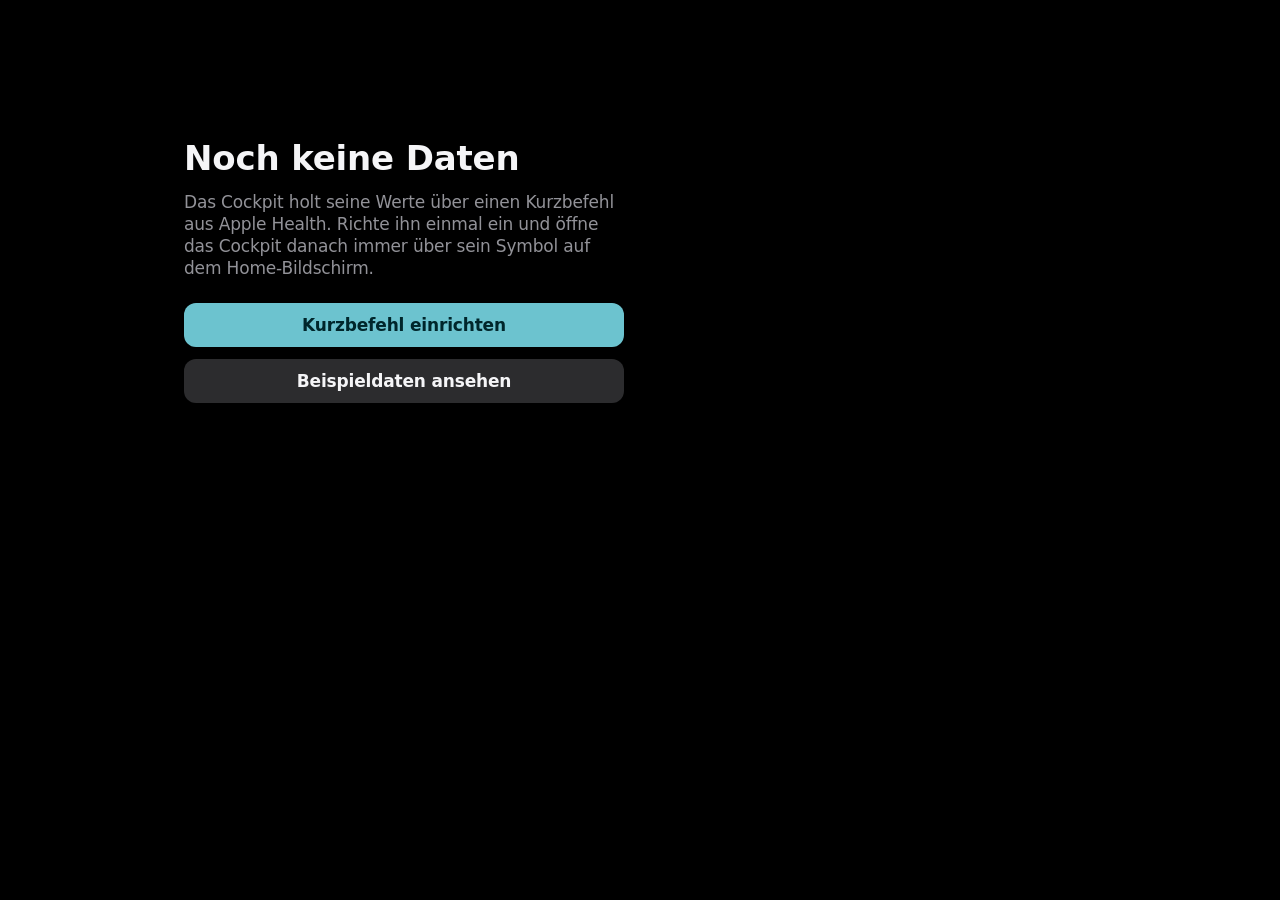
<file: index.html>
<!DOCTYPE html>
<html lang="de" data-theme="dark">
<head>
  <meta charset="utf-8">
  <meta name="viewport" content="width=device-width, initial-scale=1, viewport-fit=cover">
  <meta name="theme-color" content="#000000">
  <meta name="color-scheme" content="dark light">
  <meta name="referrer" content="no-referrer">
  <meta name="apple-mobile-web-app-title" content="Cockpit">
  <title>Cockpit</title>
  <link rel="icon" href="data:image/svg+xml,%3Csvg xmlns='http://www.w3.org/2000/svg' viewBox='0 0 64 64'%3E%3Crect width='64' height='64' rx='14' fill='%23000'/%3E%3Ccircle cx='32' cy='32' r='18' fill='none' stroke='%236cc3cf' stroke-width='7' stroke-dasharray='85 200' stroke-linecap='round' transform='rotate(-90 32 32)'/%3E%3C/svg%3E">
  <link rel="stylesheet" href="styles.css">
</head>
<body>
  <nav class="tabs" aria-label="Bereiche" hidden>
    <button data-tab="today"><svg viewBox="0 0 24 24" aria-hidden="true"><circle cx="12" cy="12" r="8.5"/><path d="M12 7.5V12l3 2"/></svg>Heute</button>
    <button data-tab="trends"><svg viewBox="0 0 24 24" aria-hidden="true"><path d="M3.5 18.5h17"/><path d="M5 15l4.5-5 3.5 3 6-7"/></svg>Verlauf</button>
    <button data-tab="streaks"><svg viewBox="0 0 24 24" aria-hidden="true"><rect x="4" y="4" width="4.5" height="4.5" rx="1.2"/><rect x="9.75" y="4" width="4.5" height="4.5" rx="1.2"/><rect x="15.5" y="4" width="4.5" height="4.5" rx="1.2"/><rect x="4" y="9.75" width="4.5" height="4.5" rx="1.2"/><rect x="9.75" y="9.75" width="4.5" height="4.5" rx="1.2"/><rect x="4" y="15.5" width="4.5" height="4.5" rx="1.2"/></svg>Serien</button>
    <button data-tab="week"><svg viewBox="0 0 24 24" aria-hidden="true"><rect x="3.5" y="5" width="17" height="15" rx="3"/><path d="M3.5 9.5h17M8 3v4M16 3v4"/></svg>Woche</button>
    <button data-tab="settings"><svg viewBox="0 0 24 24" aria-hidden="true"><path d="M4 7h10M18 7h2M4 17h2M10 17h10"/><circle cx="16" cy="7" r="2"/><circle cx="8" cy="17" r="2"/></svg>Einstellungen</button>
  </nav>
  <div class="topbar" aria-hidden="true"></div>
  <div class="shell">
    <main id="app"></main>
  </div>
  <script type="module" src="src/app.js"></script>
</body>
</html>
</file>
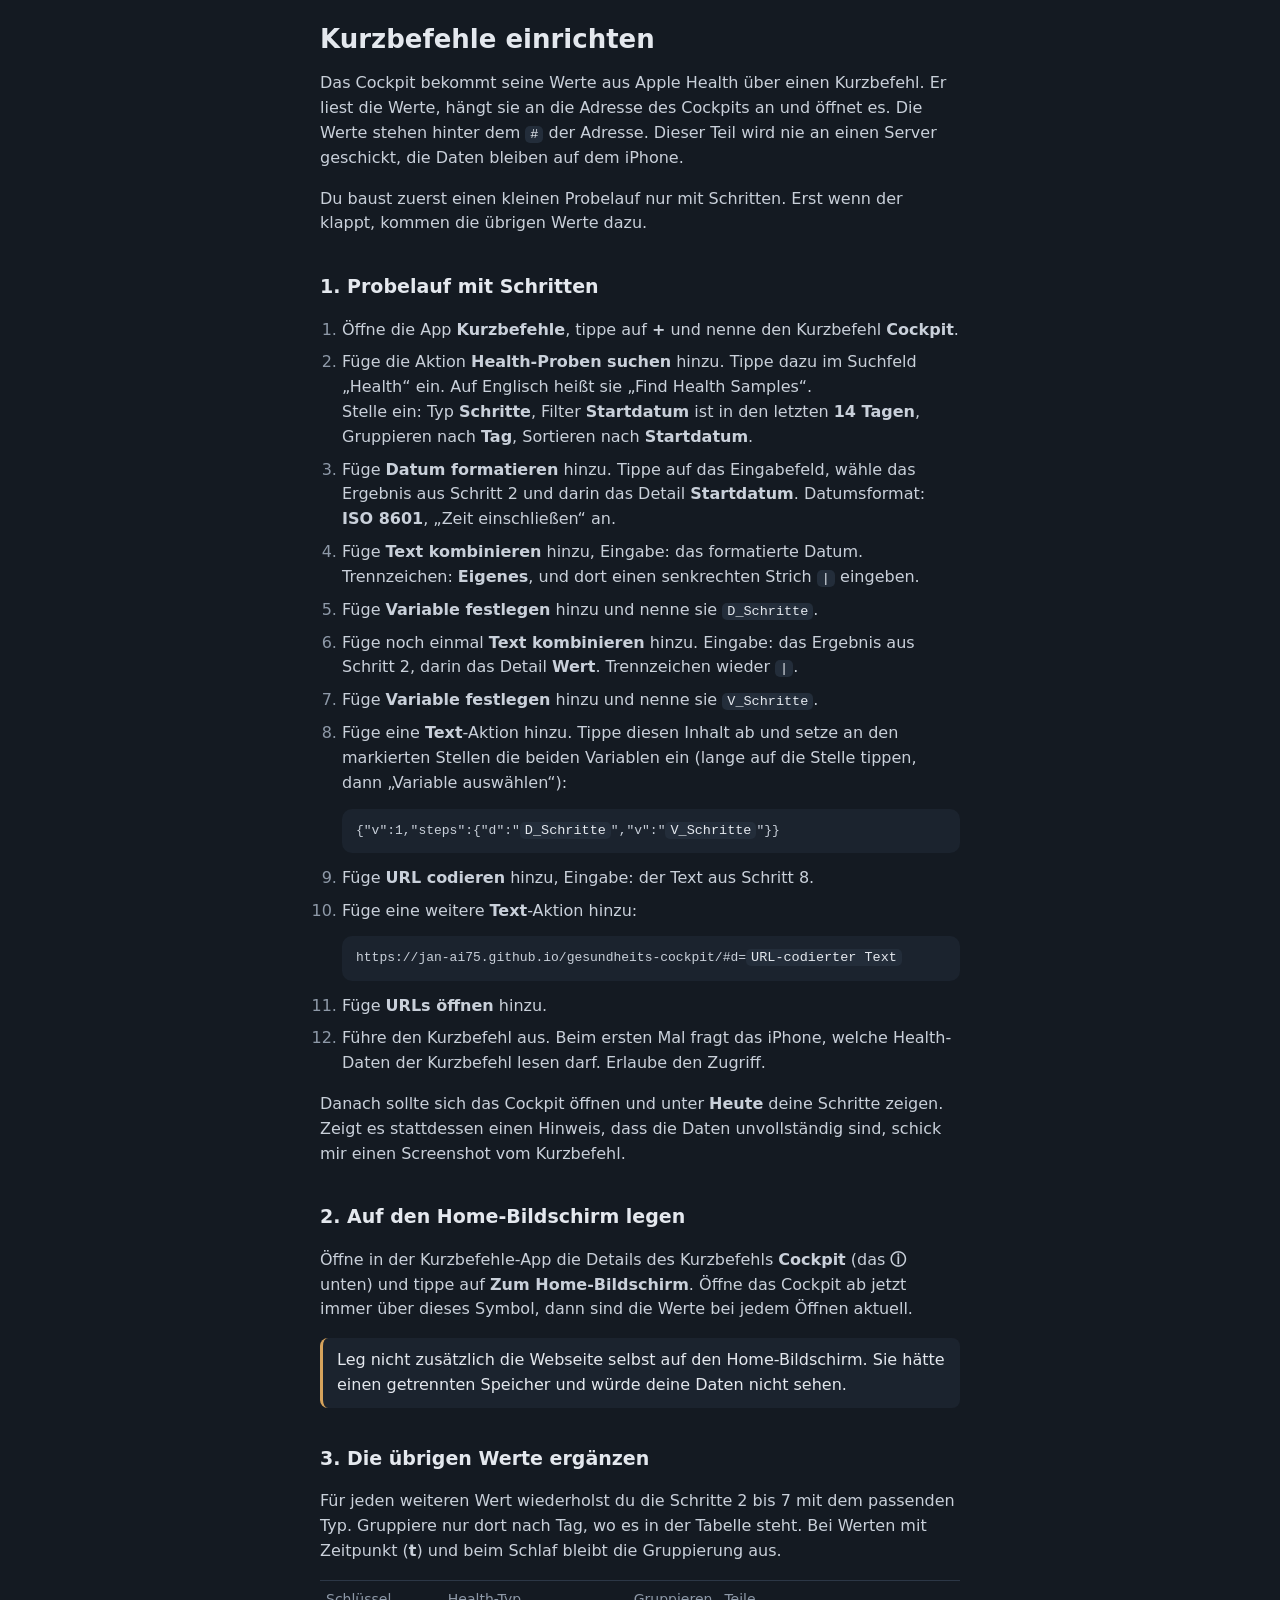
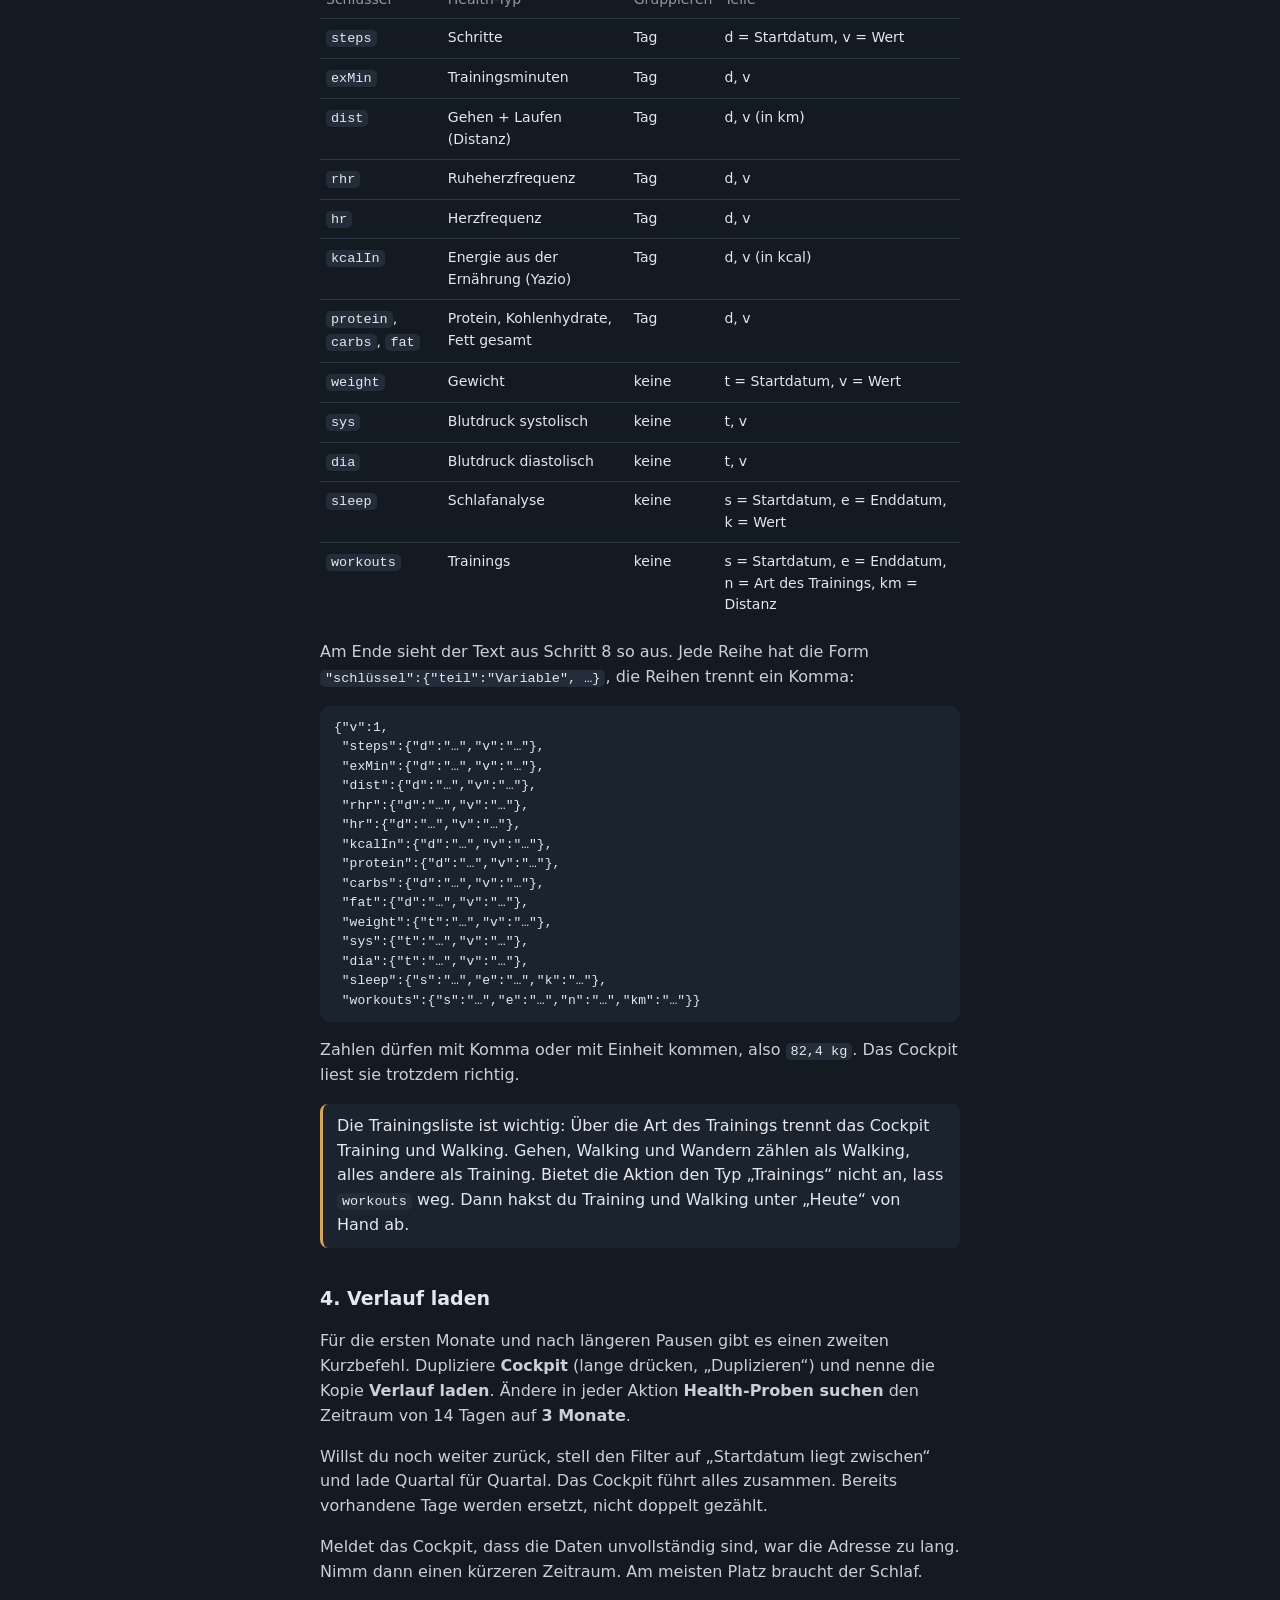
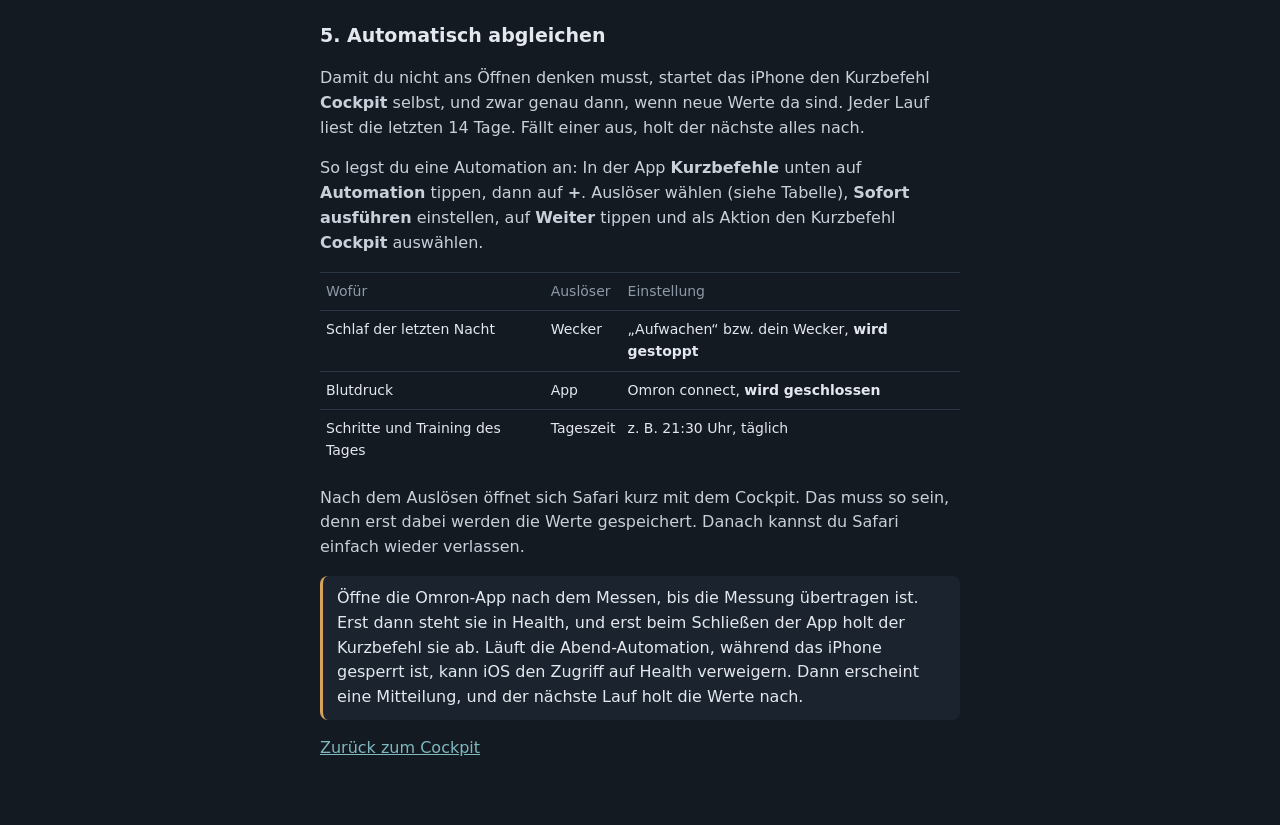
<file: docs/kurzbefehl-anleitung.html>
<!DOCTYPE html>
<html lang="de">
<head>
<meta charset="utf-8">
<meta name="viewport" content="width=device-width, initial-scale=1, viewport-fit=cover">
<meta name="color-scheme" content="dark">
<title>Kurzbefehle einrichten</title>
<style>
  body { margin: 0; background: #141a22; color: #e4e8ee; font: 16px/1.55 -apple-system, BlinkMacSystemFont, "SF Pro Text", system-ui, sans-serif; }
  main { max-width: 640px; margin: 0 auto; padding: calc(env(safe-area-inset-top) + 24px) 20px 60px; }
  h1 { font-size: 26px; line-height: 1.2; margin: 0 0 8px; }
  h2 { font-size: 19px; margin: 36px 0 8px; }
  p, li { color: #c9d0da; }
  ol { padding-left: 22px; }
  li { margin: 8px 0; }
  li::marker { color: #8e99a8; }
  code, .v { font-family: ui-monospace, "SF Mono", Menlo, monospace; font-size: 13.5px; background: #232d3a; padding: 1px 5px; border-radius: 5px; color: #e4e8ee; }
  pre { background: #1b232e; border-radius: 10px; padding: 12px 14px; overflow-x: auto; font-size: 13px; line-height: 1.5; }
  .note { background: #1b232e; border-left: 3px solid #d6a35c; border-radius: 8px; padding: 10px 14px; margin: 16px 0; }
  table { width: 100%; border-collapse: collapse; font-size: 14px; margin: 12px 0; }
  th, td { text-align: left; padding: 8px 6px; border-top: 1px solid #2c3746; vertical-align: top; }
  th { color: #8e99a8; font-weight: 500; }
  a { color: #7fb8bf; }
</style>
</head>
<body>
<main>
<h1>Kurzbefehle einrichten</h1>
<p>Das Cockpit bekommt seine Werte aus Apple Health über einen Kurzbefehl. Er liest die Werte, hängt sie an die Adresse des Cockpits an und öffnet es. Die Werte stehen hinter dem <code>#</code> der Adresse. Dieser Teil wird nie an einen Server geschickt, die Daten bleiben auf dem iPhone.</p>
<p>Du baust zuerst einen kleinen Probelauf nur mit Schritten. Erst wenn der klappt, kommen die übrigen Werte dazu.</p>

<h2>1. Probelauf mit Schritten</h2>
<ol>
  <li>Öffne die App <b>Kurzbefehle</b>, tippe auf <b>+</b> und nenne den Kurzbefehl <b>Cockpit</b>.</li>
  <li>Füge die Aktion <b>Health-Proben suchen</b> hinzu. Tippe dazu im Suchfeld „Health“ ein. Auf Englisch heißt sie „Find Health Samples“.<br>
    Stelle ein: Typ <b>Schritte</b>, Filter <b>Startdatum</b> ist in den letzten <b>14 Tagen</b>, Gruppieren nach <b>Tag</b>, Sortieren nach <b>Startdatum</b>.</li>
  <li>Füge <b>Datum formatieren</b> hinzu. Tippe auf das Eingabefeld, wähle das Ergebnis aus Schritt 2 und darin das Detail <b>Startdatum</b>. Datumsformat: <b>ISO 8601</b>, „Zeit einschließen“ an.</li>
  <li>Füge <b>Text kombinieren</b> hinzu, Eingabe: das formatierte Datum. Trennzeichen: <b>Eigenes</b>, und dort einen senkrechten Strich <code>|</code> eingeben.</li>
  <li>Füge <b>Variable festlegen</b> hinzu und nenne sie <span class="v">D_Schritte</span>.</li>
  <li>Füge noch einmal <b>Text kombinieren</b> hinzu. Eingabe: das Ergebnis aus Schritt 2, darin das Detail <b>Wert</b>. Trennzeichen wieder <code>|</code>.</li>
  <li>Füge <b>Variable festlegen</b> hinzu und nenne sie <span class="v">V_Schritte</span>.</li>
  <li>Füge eine <b>Text</b>-Aktion hinzu. Tippe diesen Inhalt ab und setze an den markierten Stellen die beiden Variablen ein (lange auf die Stelle tippen, dann „Variable auswählen“):
<pre>{"v":1,"steps":{"d":"<span class="v">D_Schritte</span>","v":"<span class="v">V_Schritte</span>"}}</pre></li>
  <li>Füge <b>URL codieren</b> hinzu, Eingabe: der Text aus Schritt 8.</li>
  <li>Füge eine weitere <b>Text</b>-Aktion hinzu:
<pre>https://jan-ai75.github.io/gesundheits-cockpit/#d=<span class="v">URL-codierter Text</span></pre></li>
  <li>Füge <b>URLs öffnen</b> hinzu.</li>
  <li>Führe den Kurzbefehl aus. Beim ersten Mal fragt das iPhone, welche Health-Daten der Kurzbefehl lesen darf. Erlaube den Zugriff.</li>
</ol>
<p>Danach sollte sich das Cockpit öffnen und unter <b>Heute</b> deine Schritte zeigen. Zeigt es stattdessen einen Hinweis, dass die Daten unvollständig sind, schick mir einen Screenshot vom Kurzbefehl.</p>

<h2>2. Auf den Home-Bildschirm legen</h2>
<p>Öffne in der Kurzbefehle-App die Details des Kurzbefehls <b>Cockpit</b> (das <b>ⓘ</b> unten) und tippe auf <b>Zum Home-Bildschirm</b>. Öffne das Cockpit ab jetzt immer über dieses Symbol, dann sind die Werte bei jedem Öffnen aktuell.</p>
<div class="note">Leg nicht zusätzlich die Webseite selbst auf den Home-Bildschirm. Sie hätte einen getrennten Speicher und würde deine Daten nicht sehen.</div>

<h2>3. Die übrigen Werte ergänzen</h2>
<p>Für jeden weiteren Wert wiederholst du die Schritte 2 bis 7 mit dem passenden Typ. Gruppiere nur dort nach Tag, wo es in der Tabelle steht. Bei Werten mit Zeitpunkt (<b>t</b>) und beim Schlaf bleibt die Gruppierung aus.</p>
<table>
  <thead><tr><th>Schlüssel</th><th>Health-Typ</th><th>Gruppieren</th><th>Teile</th></tr></thead>
  <tbody>
    <tr><td><code>steps</code></td><td>Schritte</td><td>Tag</td><td>d = Startdatum, v = Wert</td></tr>
    <tr><td><code>exMin</code></td><td>Trainingsminuten</td><td>Tag</td><td>d, v</td></tr>
    <tr><td><code>dist</code></td><td>Gehen + Laufen (Distanz)</td><td>Tag</td><td>d, v (in km)</td></tr>
    <tr><td><code>rhr</code></td><td>Ruheherzfrequenz</td><td>Tag</td><td>d, v</td></tr>
    <tr><td><code>hr</code></td><td>Herzfrequenz</td><td>Tag</td><td>d, v</td></tr>
    <tr><td><code>kcalIn</code></td><td>Energie aus der Ernährung (Yazio)</td><td>Tag</td><td>d, v (in kcal)</td></tr>
    <tr><td><code>protein</code>, <code>carbs</code>, <code>fat</code></td><td>Protein, Kohlenhydrate, Fett gesamt</td><td>Tag</td><td>d, v</td></tr>
    <tr><td><code>weight</code></td><td>Gewicht</td><td>keine</td><td>t = Startdatum, v = Wert</td></tr>
    <tr><td><code>sys</code></td><td>Blutdruck systolisch</td><td>keine</td><td>t, v</td></tr>
    <tr><td><code>dia</code></td><td>Blutdruck diastolisch</td><td>keine</td><td>t, v</td></tr>
    <tr><td><code>sleep</code></td><td>Schlafanalyse</td><td>keine</td><td>s = Startdatum, e = Enddatum, k = Wert</td></tr>
    <tr><td><code>workouts</code></td><td>Trainings</td><td>keine</td><td>s = Startdatum, e = Enddatum, n = Art des Trainings, km = Distanz</td></tr>
  </tbody>
</table>
<p>Am Ende sieht der Text aus Schritt 8 so aus. Jede Reihe hat die Form <code>"schlüssel":{"teil":"Variable", …}</code>, die Reihen trennt ein Komma:</p>
<pre>{"v":1,
 "steps":{"d":"…","v":"…"},
 "exMin":{"d":"…","v":"…"},
 "dist":{"d":"…","v":"…"},
 "rhr":{"d":"…","v":"…"},
 "hr":{"d":"…","v":"…"},
 "kcalIn":{"d":"…","v":"…"},
 "protein":{"d":"…","v":"…"},
 "carbs":{"d":"…","v":"…"},
 "fat":{"d":"…","v":"…"},
 "weight":{"t":"…","v":"…"},
 "sys":{"t":"…","v":"…"},
 "dia":{"t":"…","v":"…"},
 "sleep":{"s":"…","e":"…","k":"…"},
 "workouts":{"s":"…","e":"…","n":"…","km":"…"}}</pre>
<p>Zahlen dürfen mit Komma oder mit Einheit kommen, also <code>82,4 kg</code>. Das Cockpit liest sie trotzdem richtig.</p>
<div class="note">Die Trainingsliste ist wichtig: Über die Art des Trainings trennt das Cockpit Training und Walking. Gehen, Walking und Wandern zählen als Walking, alles andere als Training. Bietet die Aktion den Typ „Trainings“ nicht an, lass <code>workouts</code> weg. Dann hakst du Training und Walking unter „Heute“ von Hand ab.</div>

<h2>4. Verlauf laden</h2>
<p>Für die ersten Monate und nach längeren Pausen gibt es einen zweiten Kurzbefehl. Dupliziere <b>Cockpit</b> (lange drücken, „Duplizieren“) und nenne die Kopie <b>Verlauf laden</b>. Ändere in jeder Aktion <b>Health-Proben suchen</b> den Zeitraum von 14 Tagen auf <b>3 Monate</b>.</p>
<p>Willst du noch weiter zurück, stell den Filter auf „Startdatum liegt zwischen“ und lade Quartal für Quartal. Das Cockpit führt alles zusammen. Bereits vorhandene Tage werden ersetzt, nicht doppelt gezählt.</p>
<p>Meldet das Cockpit, dass die Daten unvollständig sind, war die Adresse zu lang. Nimm dann einen kürzeren Zeitraum. Am meisten Platz braucht der Schlaf.</p>

<h2>5. Automatisch abgleichen</h2>
<p>Damit du nicht ans Öffnen denken musst, startet das iPhone den Kurzbefehl <b>Cockpit</b> selbst, und zwar genau dann, wenn neue Werte da sind. Jeder Lauf liest die letzten 14 Tage. Fällt einer aus, holt der nächste alles nach.</p>
<p>So legst du eine Automation an: In der App <b>Kurzbefehle</b> unten auf <b>Automation</b> tippen, dann auf <b>+</b>. Auslöser wählen (siehe Tabelle), <b>Sofort ausführen</b> einstellen, auf <b>Weiter</b> tippen und als Aktion den Kurzbefehl <b>Cockpit</b> auswählen.</p>
<table>
  <tr><th>Wofür</th><th>Auslöser</th><th>Einstellung</th></tr>
  <tr><td>Schlaf der letzten Nacht</td><td>Wecker</td><td>„Aufwachen“ bzw. dein Wecker, <b>wird gestoppt</b></td></tr>
  <tr><td>Blutdruck</td><td>App</td><td>Omron connect, <b>wird geschlossen</b></td></tr>
  <tr><td>Schritte und Training des Tages</td><td>Tageszeit</td><td>z. B. 21:30 Uhr, täglich</td></tr>
</table>
<p>Nach dem Auslösen öffnet sich Safari kurz mit dem Cockpit. Das muss so sein, denn erst dabei werden die Werte gespeichert. Danach kannst du Safari einfach wieder verlassen.</p>
<div class="note">Öffne die Omron-App nach dem Messen, bis die Messung übertragen ist. Erst dann steht sie in Health, und erst beim Schließen der App holt der Kurzbefehl sie ab. Läuft die Abend-Automation, während das iPhone gesperrt ist, kann iOS den Zugriff auf Health verweigern. Dann erscheint eine Mitteilung, und der nächste Lauf holt die Werte nach.</div>

<p><a href="../index.html">Zurück zum Cockpit</a></p>
</main>
</body>
</html>
</file>
<file: styles.css>
/* Gesundheits-Cockpit – Design-System siehe DESIGN.md */

:root, [data-theme="dark"] {
  --bg: #000000;
  --surface: #1c1c1e;
  --surface-2: #2c2c2e;
  --separator: rgba(84, 84, 88, 0.55);
  --label: #f5f5f7;
  --label-2: rgba(235, 235, 245, 0.62);
  --label-3: rgba(235, 235, 245, 0.36);
  --accent: #6cc3cf;
  --on-accent: #00262b;
  --open: #f2b35b;
  --alert: #ff7a70;
  --bar-bg: rgba(22, 22, 24, 0.78);
  --shadow: none;
  color-scheme: dark;
}
[data-theme="light"] {
  --bg: #f2f2f7;
  --surface: #ffffff;
  --surface-2: #e9e9ee;
  --separator: rgba(60, 60, 67, 0.18);
  --label: #1d1d1f;
  --label-2: rgba(60, 60, 67, 0.66);
  --label-3: rgba(60, 60, 67, 0.42);
  --accent: #16808f;
  --on-accent: #ffffff;
  --open: #b26f12;
  --alert: #c9372c;
  --bar-bg: rgba(249, 249, 251, 0.8);
  --shadow: 0 1px 2px rgba(0, 0, 0, 0.04), 0 6px 20px rgba(0, 0, 0, 0.04);
  color-scheme: light;
}
@media (prefers-color-scheme: light) {
  [data-theme="auto"] {
    --bg: #f2f2f7;
    --surface: #ffffff;
    --surface-2: #e9e9ee;
    --separator: rgba(60, 60, 67, 0.18);
    --label: #1d1d1f;
    --label-2: rgba(60, 60, 67, 0.66);
    --label-3: rgba(60, 60, 67, 0.42);
    --accent: #16808f;
    --on-accent: #ffffff;
    --open: #b26f12;
    --alert: #c9372c;
    --bar-bg: rgba(249, 249, 251, 0.8);
    --shadow: 0 1px 2px rgba(0, 0, 0, 0.04), 0 6px 20px rgba(0, 0, 0, 0.04);
    color-scheme: light;
  }
}

:root {
  --font: -apple-system, BlinkMacSystemFont, "SF Pro Text", "Segoe UI", system-ui, sans-serif;
  --rounded: ui-rounded, "SF Pro Rounded", -apple-system, system-ui, sans-serif;
  --r-field: 8px;
  --r-group: 12px;
  --r-card: 16px;
  --gutter: 16px;
  --ease: cubic-bezier(0.2, 0.8, 0.2, 1);
  --tabbar-h: 56px;
}

* { box-sizing: border-box; }
html { -webkit-text-size-adjust: 100%; -webkit-tap-highlight-color: transparent; }
body {
  margin: 0;
  background: var(--bg);
  color: var(--label);
  font: 17px/22px var(--font);
  letter-spacing: -0.01em;
  font-variant-numeric: tabular-nums;
  -webkit-font-smoothing: antialiased;
  transition: background-color 0.25s var(--ease);
}
a { color: var(--accent); text-decoration: none; }
button, input, select { font: inherit; color: inherit; letter-spacing: inherit; }
button { -webkit-user-select: none; user-select: none; }
:focus-visible { outline: 2px solid var(--accent); outline-offset: 2px; border-radius: 6px; }
.sr-only { position: absolute; width: 1px; height: 1px; overflow: hidden; clip: rect(0 0 0 0); white-space: nowrap; }

/* ---------- Gerüst ---------- */

.shell { min-height: 100dvh; }
main {
  max-width: 600px;
  margin: 0 auto;
  padding: calc(env(safe-area-inset-top) + 12px) var(--gutter) calc(env(safe-area-inset-bottom) + var(--tabbar-h) + 32px);
}
.view { animation: viewIn 0.26s var(--ease); }
main.static .view, main.static .progress span { animation: none; }
@keyframes viewIn { from { opacity: 0; transform: translateY(6px); } to { opacity: 1; transform: none; } }

/* Kompakte Titelleiste, erscheint beim Scrollen */
.topbar {
  position: fixed; inset: 0 0 auto 0; z-index: 20;
  padding: calc(env(safe-area-inset-top) + 10px) 16px 10px;
  text-align: center; font-weight: 600; font-size: 17px;
  background: var(--bar-bg);
  -webkit-backdrop-filter: saturate(180%) blur(20px); backdrop-filter: saturate(180%) blur(20px);
  border-bottom: 0.5px solid var(--separator);
  opacity: 0; transform: translateY(-4px); pointer-events: none;
  transition: opacity 0.2s var(--ease), transform 0.2s var(--ease);
}
.topbar.show { opacity: 1; transform: none; }

/* Seitentitel */
.page-head { display: flex; align-items: flex-end; justify-content: space-between; gap: 16px; margin: 32px 0 20px; }
.page-head h1 { font-size: 34px; line-height: 41px; font-weight: 700; letter-spacing: 0.01em; margin: 0; }
.page-head .sub { margin: 2px 0 0; color: var(--label-2); font-size: 15px; line-height: 20px; }

.section-title { font-size: 22px; line-height: 28px; font-weight: 700; margin: 32px 0 12px; }
.today-grid > section:first-child .section-title { margin-top: 0; }

/* Ring für „Ziele heute“ */
.ring { position: relative; width: 56px; height: 56px; flex: none; }
.ring svg { width: 100%; height: 100%; transform: rotate(-90deg); }
.ring .track { stroke: var(--surface-2); }
.ring .fill { stroke: var(--accent); stroke-linecap: round; transition: stroke-dashoffset 0.9s var(--ease); }
.ring span { position: absolute; inset: 0; display: grid; place-items: center; font: 600 15px/1 var(--rounded); }

/* Gruppen */
.group {
  background: var(--surface); border-radius: var(--r-group); box-shadow: var(--shadow);
  overflow: hidden;
}
.group-footer { color: var(--label-2); font-size: 13px; line-height: 18px; margin: 8px 16px 0; }

/* Hinweise */
.banner {
  display: flex; gap: 12px; align-items: flex-start;
  background: var(--surface); border-radius: var(--r-group); box-shadow: var(--shadow);
  padding: 12px 16px; margin: 8px 0 0; font-size: 15px; line-height: 20px;
}
.banner::before { content: ""; flex: none; width: 8px; height: 8px; border-radius: 50%; background: var(--accent); margin-top: 6px; }
.banner.warn::before { background: var(--open); }

/* ---------- Gewohnheiten ---------- */

.habits { list-style: none; margin: 0; padding: 0; }
.habit { display: flex; gap: 16px; align-items: center; padding: 16px; position: relative; }
.habit + .habit::before { content: ""; position: absolute; top: 0; left: 16px; right: 0; border-top: 0.5px solid var(--separator); }
.habit-main { flex: 1; min-width: 0; }
.habit-head { display: flex; align-items: center; gap: 10px; min-height: 22px; }
.habit-name { font-weight: 600; }
.habit-status { color: var(--label-2); font-size: 15px; line-height: 20px; margin: 2px 0 12px; }

.strip { display: grid; grid-template-columns: repeat(14, 1fr); gap: 4px; max-width: 280px; }
.strip .cell { height: 8px; border-radius: 4px; background: var(--surface-2); }
.strip .cell.met { background: var(--accent); }
.strip .cell.miss { background: var(--surface-2); }
.strip .cell.none { background: transparent; box-shadow: inset 0 0 0 1px var(--surface-2); }
.strip .cell.open { background: transparent; box-shadow: inset 0 0 0 1.5px var(--open); }
.strip.week { grid-template-columns: repeat(7, 28px); gap: 6px; }
.strip.week .cell { height: 28px; border-radius: 50%; display: grid; place-items: center; }
.strip.week .cell i { font: 600 11px/1 var(--font); font-style: normal; color: var(--label-2); }
.strip.week .cell.met i { color: var(--on-accent); }
.strip.week .cell.future { background: transparent; box-shadow: inset 0 0 0 1px var(--surface-2); }
.strip.week .cell.future i { color: var(--label-3); }

.streak { min-width: 68px; display: flex; flex-direction: column; align-items: flex-end; text-align: right; }
.streak-n { font: 300 40px/40px var(--rounded); letter-spacing: -0.02em; }
.habit.done .streak-n { color: var(--accent); }
.streak-u { font-size: 13px; line-height: 18px; color: var(--label-2); }
.streak-best { font-size: 11px; line-height: 13px; font-weight: 500; color: var(--label-2); }

.check {
  flex: none; width: 28px; height: 28px; margin: -3px 0; padding: 0; border-radius: 50%;
  border: 1.5px solid var(--label-3); background: transparent; color: transparent;
  display: grid; place-items: center; cursor: pointer; position: relative;
  transition: background-color 0.2s var(--ease), border-color 0.2s var(--ease), transform 0.2s var(--ease);
}
.check::after { content: ""; position: absolute; inset: -8px; } /* 44er Touch-Fläche */
.check svg { width: 14px; height: 14px; stroke: currentColor; stroke-width: 2.6; fill: none; }
.check.on { background: var(--accent); border-color: var(--accent); color: var(--on-accent); }
.check.on svg { animation: pop 0.28s var(--ease); }
@keyframes pop { 0% { transform: scale(0.4); } 70% { transform: scale(1.15); } 100% { transform: scale(1); } }

/* ---------- Werte ---------- */

.stats { display: grid; grid-template-columns: 1fr 1fr; gap: 12px; }
.stat {
  display: flex; flex-direction: column; text-align: left; border: 0; cursor: pointer;
  background: var(--surface); border-radius: var(--r-card); box-shadow: var(--shadow);
  padding: 14px 16px 14px; min-height: 116px; position: relative;
}
.stat-label { font-size: 15px; line-height: 20px; color: var(--label-2); display: flex; justify-content: space-between; align-items: center; }
.stat-label svg { width: 8px; height: 13px; stroke: var(--label-3); stroke-width: 2; fill: none; }
.stat-value { font: 600 28px/32px var(--rounded); margin: 6px 0 2px; letter-spacing: -0.01em; }
.stat-value small { font: 500 15px/1 var(--font); color: var(--label-2); margin-left: 2px; letter-spacing: 0; }
.stat-sub { font-size: 13px; line-height: 18px; color: var(--label-2); margin-top: auto; }
.stat.warn .stat-value { color: var(--alert); }
.stat.is-empty .stat-value { color: var(--label-3); }
.progress { height: 4px; background: var(--surface-2); border-radius: 2px; margin: 8px 0; overflow: hidden; }
.progress span { display: block; height: 100%; border-radius: 2px; background: var(--open); transform-origin: left; animation: grow 0.8s var(--ease) both; }
.progress span.met { background: var(--accent); }
@keyframes grow { from { transform: scaleX(0); } to { transform: scaleX(1); } }
.sync { color: var(--label-2); font-size: 13px; line-height: 18px; text-align: center; margin: 32px 0 0; }

/* ---------- Segmente ---------- */

.chips { display: flex; gap: 8px; overflow-x: auto; scrollbar-width: none; margin: 0 calc(var(--gutter) * -1) 12px; padding: 0 var(--gutter); scroll-snap-type: x proximity; }
.chips::-webkit-scrollbar { display: none; }
.chips button {
  flex: none; border: 0; cursor: pointer; scroll-snap-align: start;
  background: var(--surface); color: var(--label); box-shadow: var(--shadow);
  padding: 0 16px; height: 36px; border-radius: 18px; font-size: 15px;
  transition: background-color 0.2s var(--ease), color 0.2s var(--ease);
}
.chips button[aria-selected="true"] { background: var(--label); color: var(--bg); font-weight: 600; }

.segmented {
  position: relative; display: grid; grid-template-columns: repeat(var(--n), 1fr);
  background: var(--surface-2); border-radius: 9px; padding: 2px; height: 36px;
}
.segmented::before {
  content: ""; position: absolute; top: 2px; bottom: 2px; left: 2px;
  width: calc((100% - 4px) / var(--n)); transform: translateX(calc(100% * var(--i)));
  background: var(--surface); border-radius: 7px; box-shadow: 0 1px 3px rgba(0, 0, 0, 0.16), 0 0 0 0.5px rgba(0, 0, 0, 0.04);
  transition: transform 0.26s var(--ease);
}
[data-theme="dark"] .segmented::before { background: #636366; }
@media (prefers-color-scheme: dark) { [data-theme="auto"] .segmented::before { background: #636366; } }
.segmented button { position: relative; border: 0; background: none; cursor: pointer; font-size: 13px; font-weight: 500; color: var(--label); border-radius: 7px; }
.segmented button[aria-selected="true"] { font-weight: 600; }

/* ---------- Diagramme ---------- */

.chart-card { background: var(--surface); border-radius: var(--r-card); box-shadow: var(--shadow); padding: 16px 12px 12px; margin: 16px 0 12px; }
.chart-card .headline { display: flex; align-items: baseline; gap: 8px; padding: 0 4px 8px; }
.chart-card .headline strong { font: 600 28px/32px var(--rounded); }
.chart-card .headline span { color: var(--label-2); font-size: 15px; }
.chart { width: 100%; height: auto; display: block; }
.chart .ax { fill: var(--label-2); font-size: 9px; font-family: var(--font); }
.chart .grid { stroke: var(--separator); stroke-width: 0.5; }
.chart .bar { fill: var(--surface-2); }
.chart .bar.met { fill: var(--accent); }
.chart .ref { stroke: var(--label-3); stroke-dasharray: 3 3; stroke-width: 1; }
.chart .ref.warn { stroke: var(--open); }
.chart .line { fill: none; stroke: var(--accent); stroke-width: 2; stroke-linejoin: round; stroke-linecap: round; }
.chart .line.dia { stroke: var(--label-2); }
.chart .dot { fill: var(--accent); }
.chart .dot.dia { fill: var(--label-2); }
.chart .dot.raw { fill: var(--label-3); }
.legend { display: flex; gap: 16px; padding: 8px 4px 0; font-size: 13px; color: var(--label-2); }
.key::before { content: ""; display: inline-block; width: 10px; height: 10px; border-radius: 50%; vertical-align: -1px; margin-right: 6px; background: var(--accent); }
.key.dia::before, .key.raw::before { background: var(--label-3); }

.facts { margin: 0; display: grid; grid-template-columns: repeat(2, 1fr); }
.facts div { padding: 12px 16px; position: relative; }
.facts div + div::before { content: ""; position: absolute; left: 0; top: 12px; bottom: 12px; border-left: 0.5px solid var(--separator); }
.facts dt { font-size: 13px; line-height: 18px; color: var(--label-2); }
.facts dd { margin: 2px 0 0; font: 600 17px/22px var(--rounded); }

/* ---------- Serien ---------- */

.series { list-style: none; margin: 0; padding: 0; display: grid; gap: 12px; }
.series li { background: var(--surface); border-radius: var(--r-card); box-shadow: var(--shadow); padding: 16px; }
.series-head { display: flex; justify-content: space-between; align-items: baseline; gap: 12px; margin-bottom: 12px; }
.series-n { font: 600 17px/22px var(--rounded); white-space: nowrap; }
.series-n small { font: 500 13px/1 var(--font); color: var(--label-2); margin-left: 8px; }
.heatmap { width: 100%; height: auto; display: block; }
.hm { fill: var(--surface-2); }
.hm.met { fill: var(--accent); }
.hm.none { fill: transparent; stroke: var(--surface-2); stroke-width: 0.8; }
.hm.future { fill: transparent; }
.series-note { margin: 12px 0 0; font-size: 13px; line-height: 18px; color: var(--label-2); }

/* ---------- Woche ---------- */

table { width: 100%; border-collapse: collapse; }
.group table th, .group table td { padding: 12px 16px; text-align: right; font-weight: 400; }
.group table th[scope="row"] { text-align: left; color: var(--label); }
.group thead th { font-size: 13px; line-height: 18px; color: var(--label-2); padding-bottom: 4px; }
.group tbody tr > * { border-top: 0.5px solid var(--separator); }
.group tbody tr:first-child > * { border-top-color: transparent; }
.compare td { font-family: var(--rounded); white-space: nowrap; font-size: 15px; }
.compare th[scope="row"] { font-size: 15px; }
.compare thead th { white-space: nowrap; }
.group .compare th, .group .compare td { padding-left: 8px; }
.group .compare th[scope="row"] { padding-left: 16px; }
.compare td:nth-child(2) { font-weight: 600; }
.compare td:nth-child(3) { color: var(--label-2); }
.trend { display: inline-block; width: 14px; margin-right: 2px; font-size: 13px; }
.compare .up { color: var(--accent); }
.compare .down { color: var(--open); }
.matrix th, .matrix td { text-align: center !important; padding: 10px 2px !important; }
.matrix th[scope="row"] { text-align: left !important; padding-left: 16px !important; max-width: 140px; overflow: hidden; text-overflow: ellipsis; white-space: nowrap; font-size: 15px; }
.matrix td span { display: inline-block; width: 14px; height: 14px; border-radius: 50%; background: var(--surface-2); }
.matrix td.met span { background: var(--accent); }
.matrix td.none span { background: transparent; box-shadow: inset 0 0 0 1px var(--surface-2); }
.matrix td.future span { background: transparent; }

/* ---------- Einstellungen (iOS-Listen) ---------- */

.list { list-style: none; margin: 0; padding: 0; }
.list > li, .list > .row-item { display: flex; align-items: center; justify-content: space-between; gap: 12px; min-height: 48px; padding: 8px 16px; position: relative; }
.list > li + li::before { content: ""; position: absolute; top: 0; left: 16px; right: 0; border-top: 0.5px solid var(--separator); }
.list .text small { display: block; color: var(--label-2); font-size: 13px; line-height: 18px; }
.list input[type="number"] {
  width: 92px; text-align: right; border: 0; background: var(--surface-2); border-radius: var(--r-field);
  padding: 6px 10px; height: 34px; font-family: var(--rounded); font-weight: 500;
}
.list input[type="text"], .list select { background: var(--surface-2); border: 0; border-radius: var(--r-field); height: 36px; padding: 0 10px; }
.list .add { flex-wrap: wrap; padding-top: 12px; padding-bottom: 12px; }
.list .add input[type="text"] { flex: 1 1 100%; }
.list .add .per-week { display: none; align-items: center; gap: 8px; color: var(--label-2); font-size: 15px; }
.list .add:has(option[value="weekly"]:checked) .per-week { display: flex; }
.list .add .per-week input { width: 56px; }

.switch { position: relative; flex: none; width: 51px; height: 31px; }
.switch input { position: absolute; inset: 0; opacity: 0; margin: 0; cursor: pointer; z-index: 1; }
.switch span { position: absolute; inset: 0; border-radius: 16px; background: var(--surface-2); transition: background-color 0.22s var(--ease); }
.switch span::after {
  content: ""; position: absolute; top: 2px; left: 2px; width: 27px; height: 27px; border-radius: 50%; background: #fff;
  box-shadow: 0 3px 8px rgba(0, 0, 0, 0.15), 0 1px 1px rgba(0, 0, 0, 0.16); transition: transform 0.22s var(--ease);
}
.switch input:checked + span { background: #34c759; }
.switch input:checked + span::after { transform: translateX(20px); }
.switch input:focus-visible + span { outline: 2px solid var(--accent); outline-offset: 2px; }

.btn {
  display: inline-flex; align-items: center; justify-content: center; gap: 6px; border: 0; cursor: pointer;
  height: 44px; padding: 0 18px; border-radius: 12px; font-size: 17px; font-weight: 600;
  background: var(--accent); color: var(--on-accent);
  transition: transform 0.15s var(--ease), opacity 0.15s var(--ease);
}
.btn.plain { background: none; color: var(--accent); padding: 0; height: 44px; font-weight: 400; }
.btn.small { height: 34px; font-size: 15px; padding: 0 14px; border-radius: 10px; }
.btn.danger { color: var(--alert); }
.btn-row { display: flex; gap: 12px; flex-wrap: wrap; padding: 12px 16px; }
.btn-row .btn { flex: 1 1 150px; white-space: nowrap; }
.btn.secondary { background: var(--surface-2); color: var(--label); }

button:active, .stat:active, .btn:active { transform: scale(0.97); }
.chips button:active, .segmented button:active { transform: none; opacity: 0.7; }

.empty { padding-top: 14vh; max-width: 440px; }
.empty h1 { font-size: 34px; line-height: 41px; margin: 0 0 12px; }
.empty p { color: var(--label-2); margin: 0 0 24px; }
.empty .btn-row { padding: 0; }

/* ---------- Navigation ---------- */

.tabs {
  position: fixed; left: 0; right: 0; bottom: 0; z-index: 20;
  display: flex; justify-content: center;
  background: var(--bar-bg);
  -webkit-backdrop-filter: saturate(180%) blur(20px); backdrop-filter: saturate(180%) blur(20px);
  border-top: 0.5px solid var(--separator);
  padding: 0 4px env(safe-area-inset-bottom);
}
.tabs[hidden] { display: none; }
.tabs button {
  flex: 1; max-width: 120px; height: var(--tabbar-h); border: 0; background: none; cursor: pointer;
  display: flex; flex-direction: column; align-items: center; justify-content: center; gap: 3px;
  color: var(--label-2); font-size: 10px; line-height: 12px; font-weight: 500; letter-spacing: 0.01em;
  transition: color 0.2s var(--ease);
}
.tabs svg { width: 24px; height: 24px; stroke: currentColor; stroke-width: 1.7; fill: none; stroke-linecap: round; stroke-linejoin: round; }
.tabs button[aria-current="page"] { color: var(--accent); }
.tabs button:active { transform: none; opacity: 0.6; }

/* ---------- Tablet und Desktop ---------- */

@media (min-width: 768px) {
  :root { --gutter: 24px; }
  main { max-width: 720px; }
  .stats { grid-template-columns: repeat(3, 1fr); }
}

@media (min-width: 1024px) {
  .tabs {
    top: 0; right: auto; width: 232px; flex-direction: column; justify-content: flex-start; gap: 2px;
    padding: 44px 12px; border-top: 0; border-right: 0.5px solid var(--separator);
  }
  .tabs button { flex: none; max-width: none; height: 40px; flex-direction: row; justify-content: flex-start; gap: 12px; padding: 0 12px; border-radius: 10px; font-size: 15px; color: var(--label); }
  .tabs svg { width: 20px; height: 20px; color: var(--accent); }
  .tabs button[aria-current="page"] { background: var(--surface-2); color: var(--label); font-weight: 600; }
  body:has(> .tabs:not([hidden])) { padding-left: 232px; }
  main { max-width: 960px; padding-bottom: 48px; }
  .topbar { display: none; }
  .today-grid { display: grid; grid-template-columns: minmax(0, 1.1fr) minmax(0, 1fr); gap: 0 32px; align-items: start; }
  .today-grid .stats { grid-template-columns: 1fr 1fr; }
  .today-grid .section-title { margin-top: 0; }
  .chart-card { padding: 20px 20px 16px; }
}

@media (max-width: 359px) {
  .stat-value { font-size: 24px; }
  .strip.week { grid-template-columns: repeat(7, 24px); gap: 4px; }
  .strip.week .cell { height: 24px; }
}

@media (hover: hover) {
  .stat:hover { filter: brightness(1.04); }
  .chips button:hover:not([aria-selected="true"]) { background: var(--surface-2); }
  .tabs button:hover:not([aria-current="page"]) { color: var(--label-2); }
  .btn:hover { opacity: 0.9; }
}

@media (prefers-reduced-motion: reduce) {
  *, *::before, *::after { animation: none !important; transition: none !important; }
}
</file>
